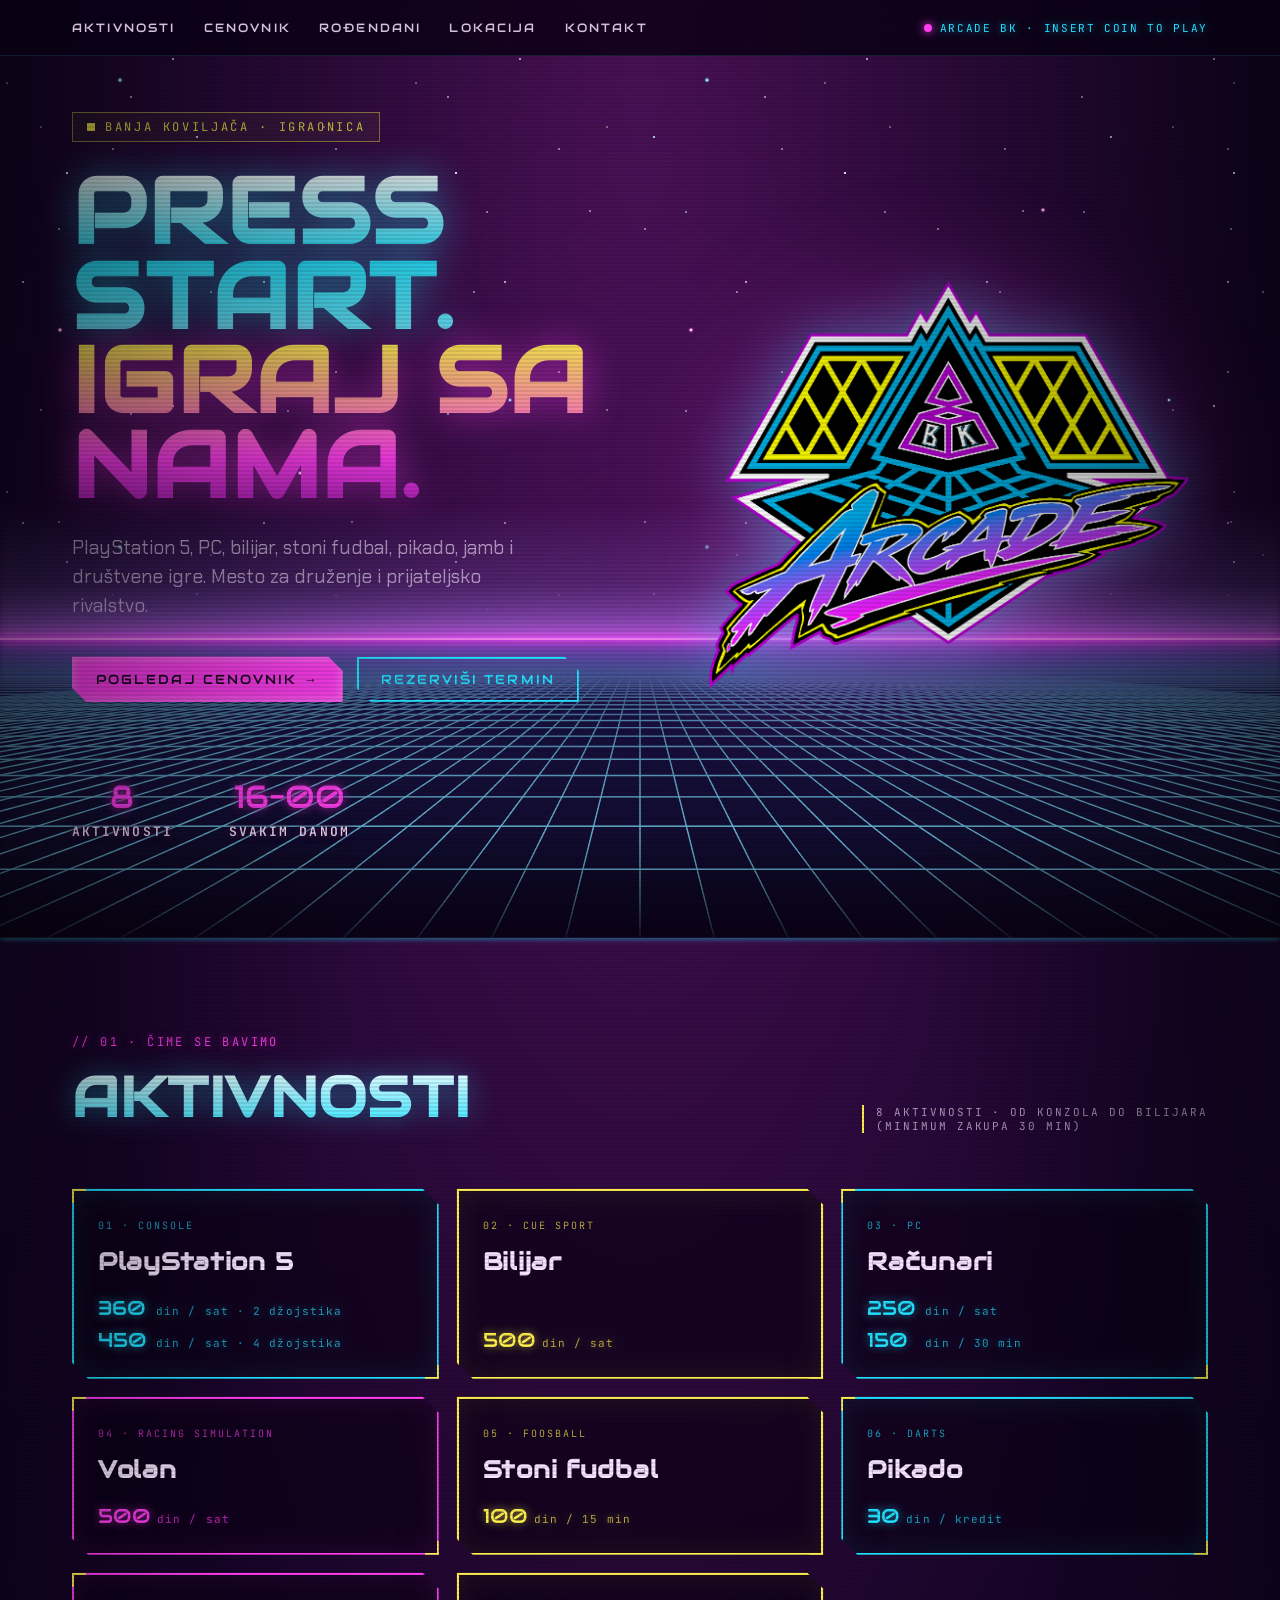
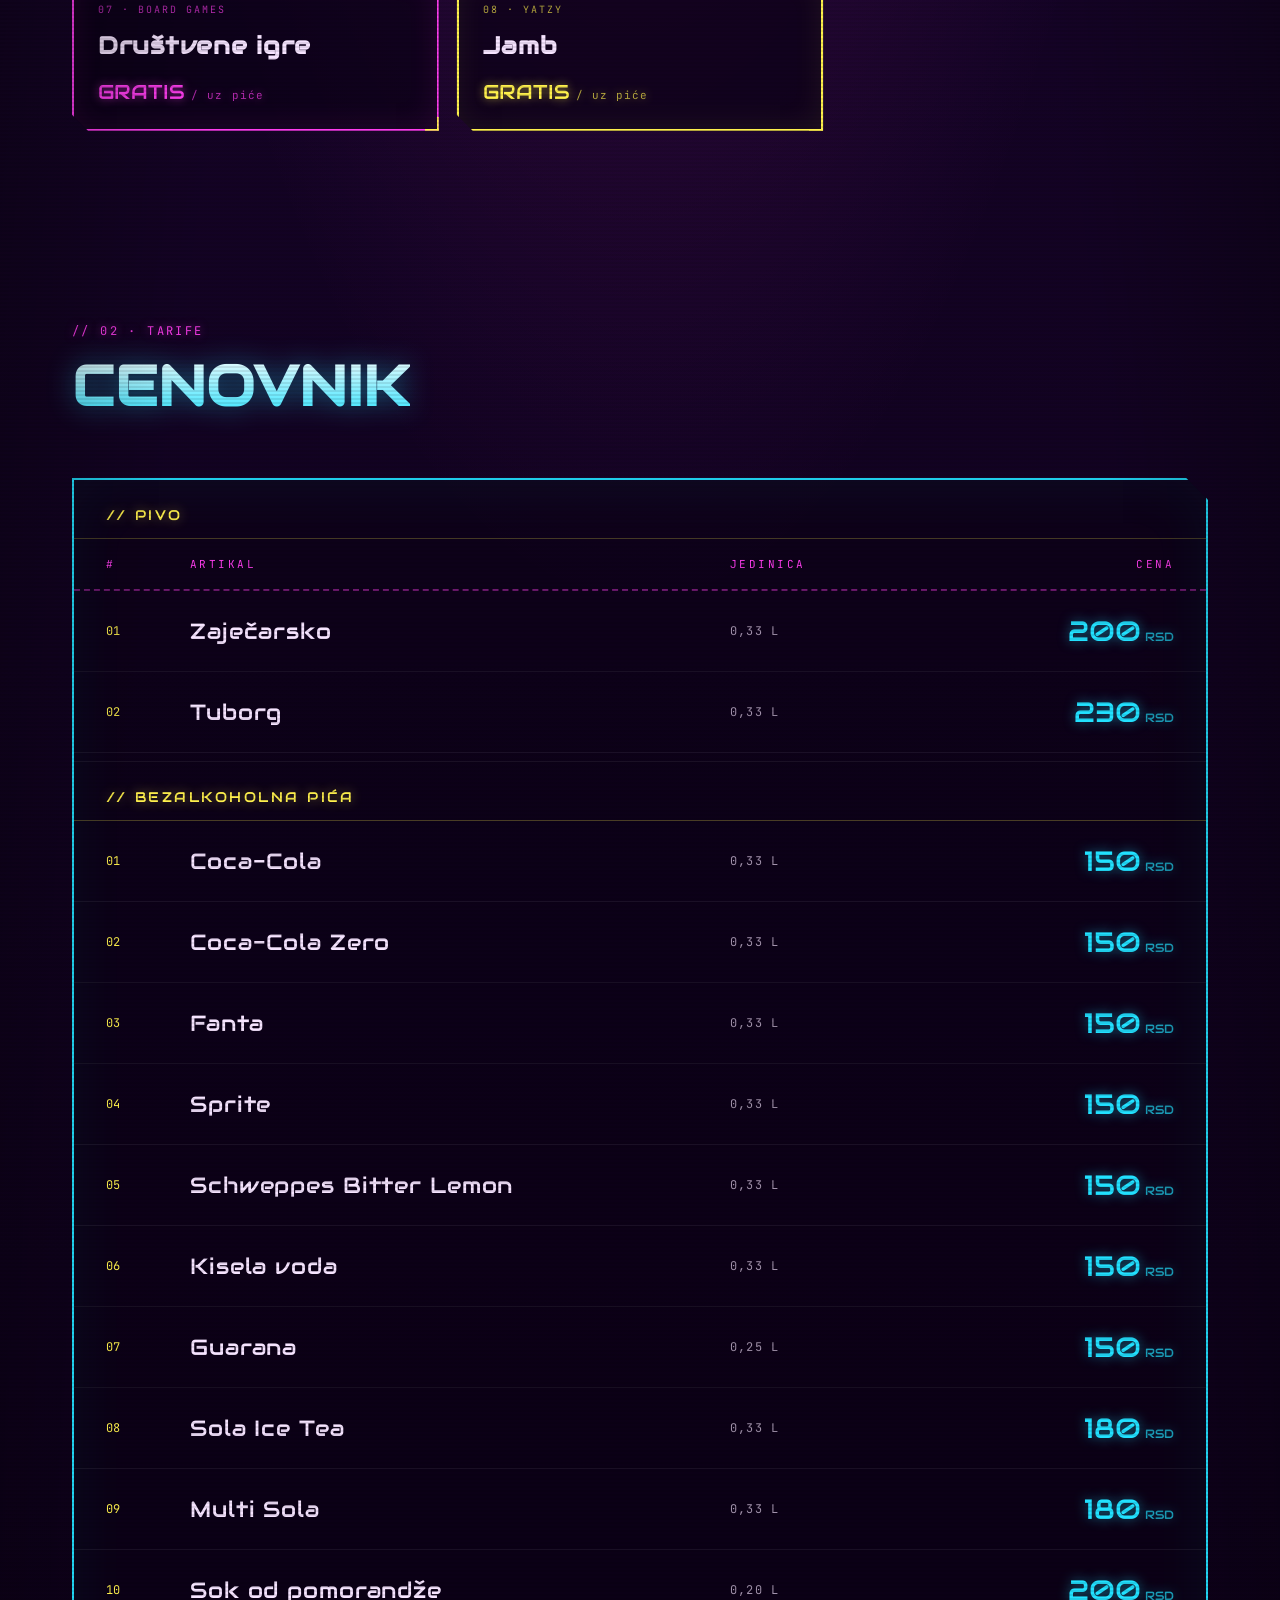
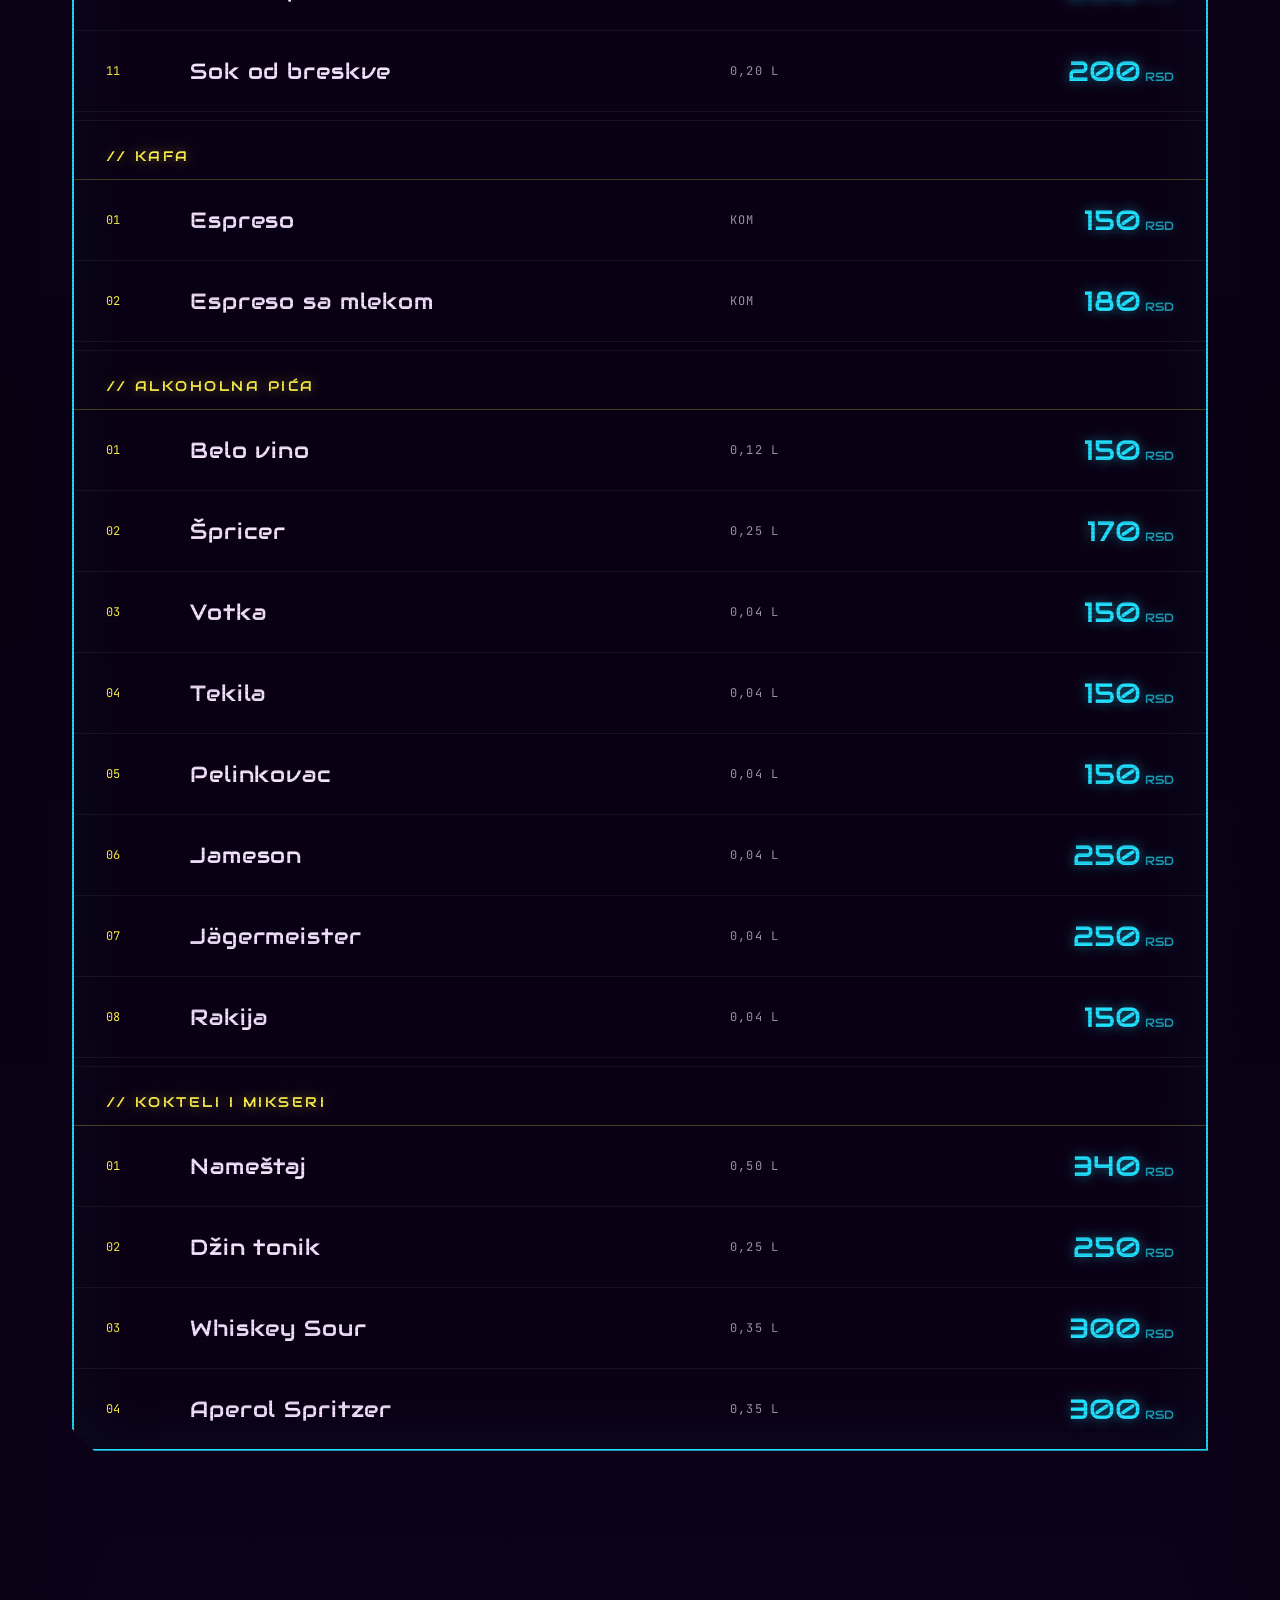
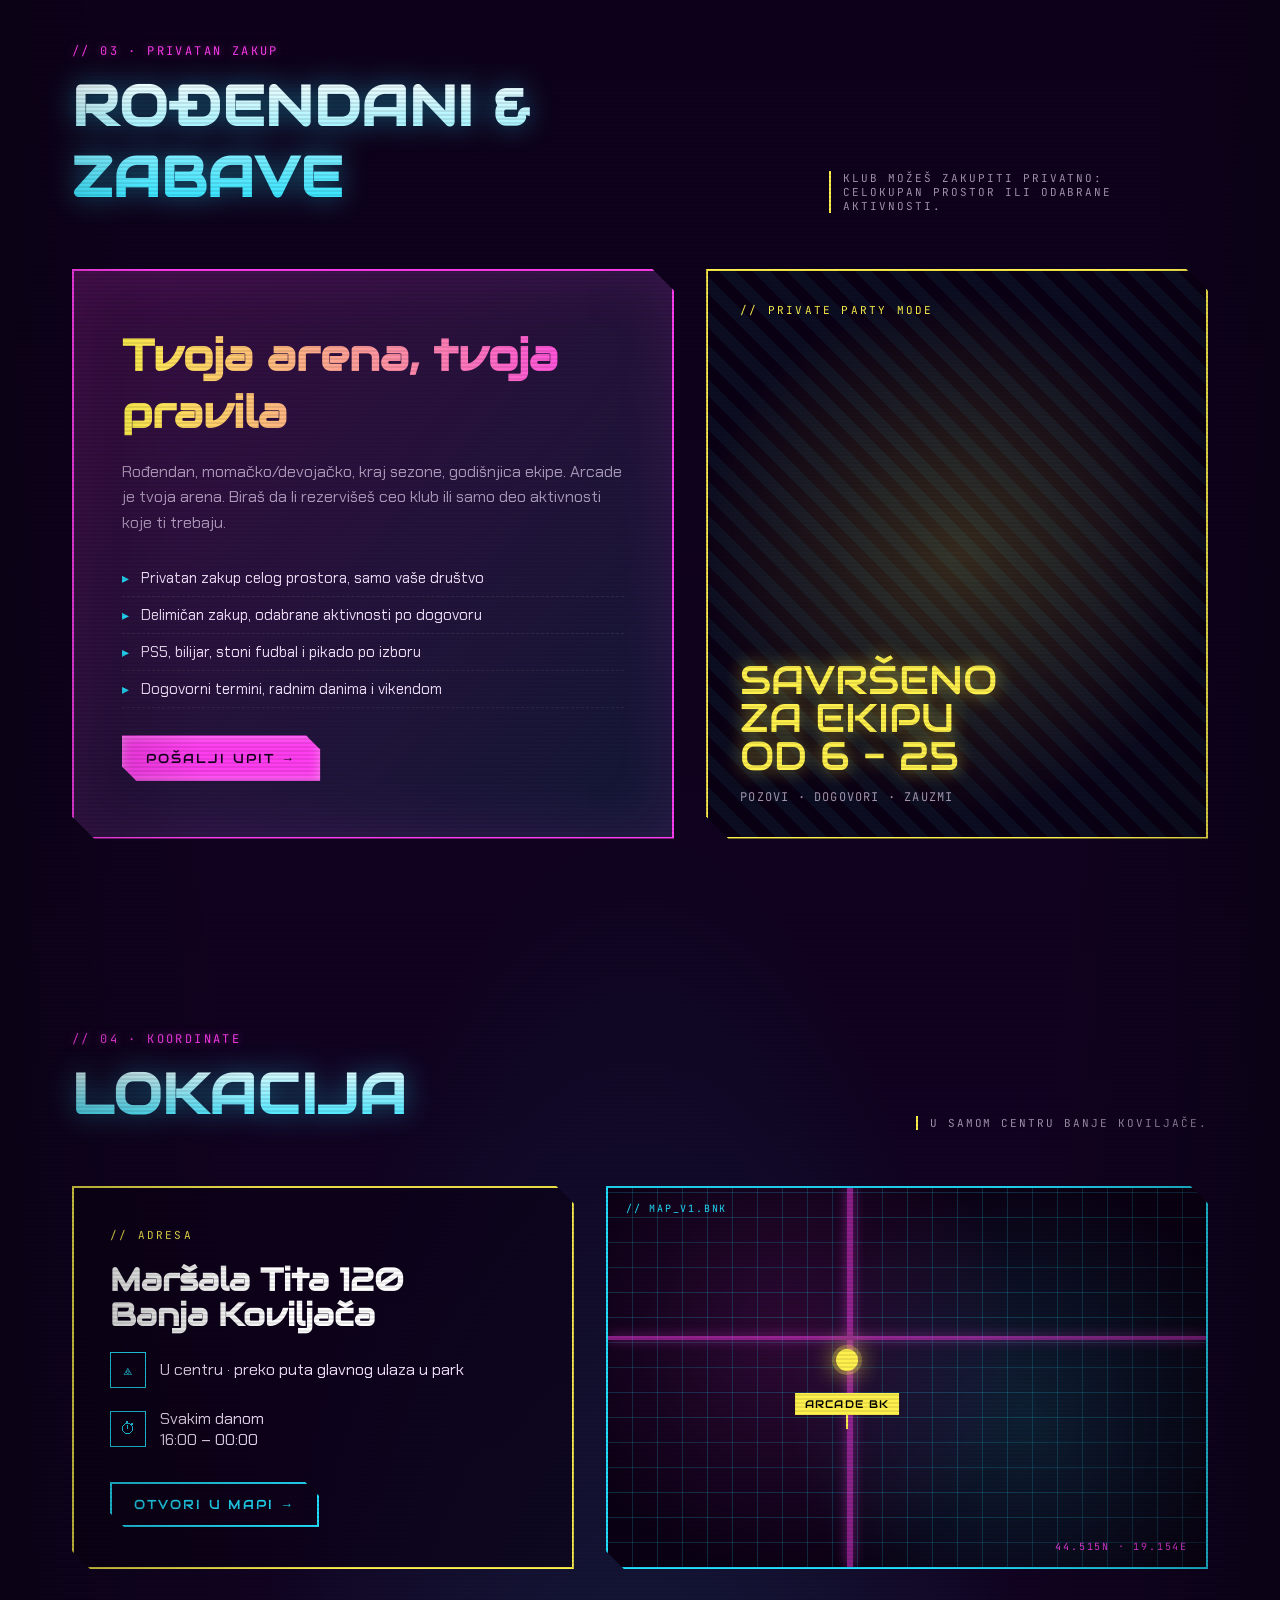
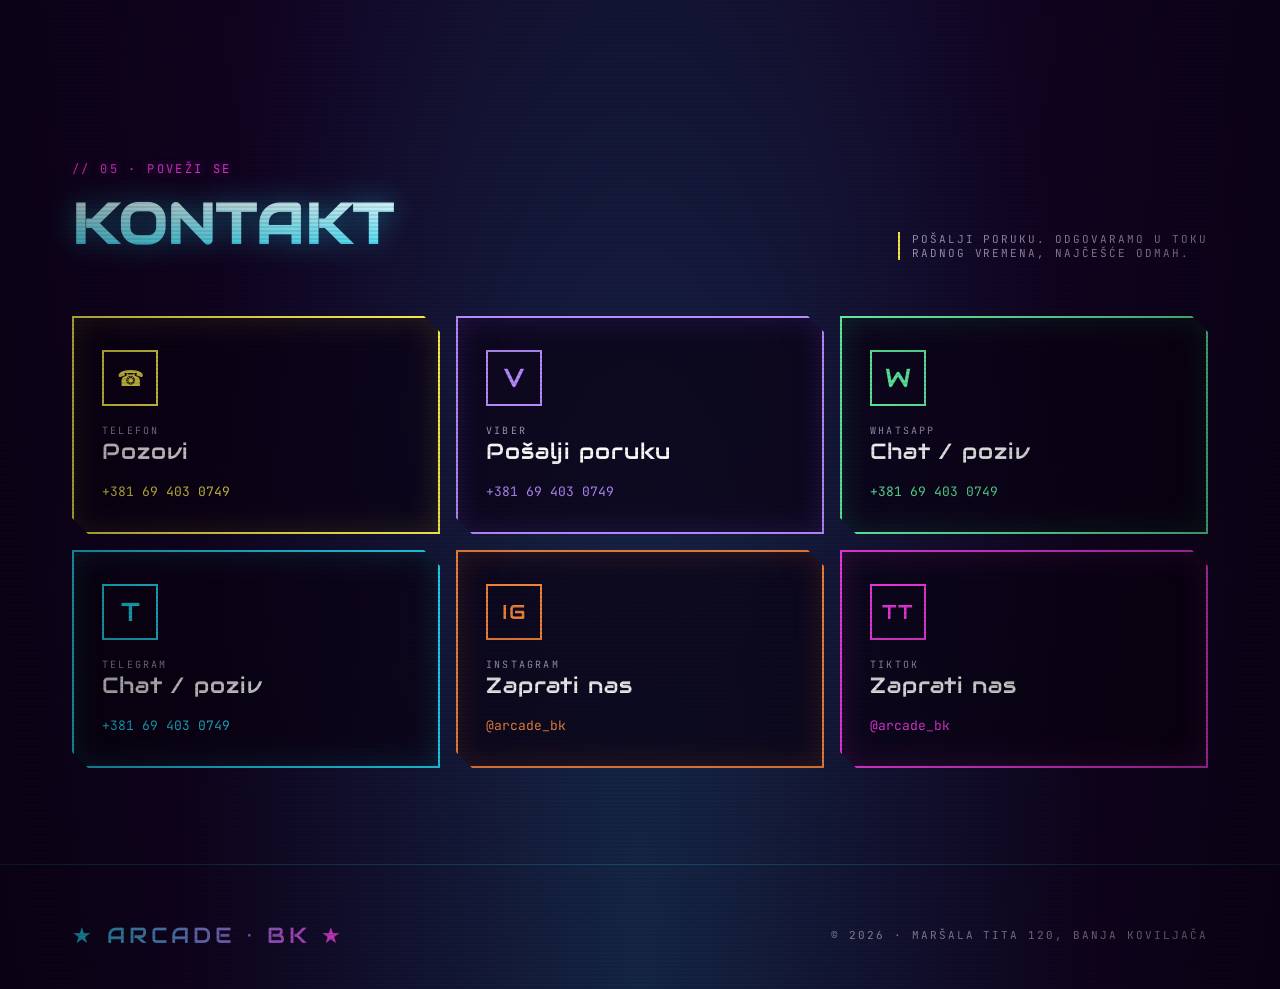
<file: index.html>
<!doctype html>
<html lang="sr">
<head>
    <meta charset="utf-8">
    <title>Arcade BK · Klub i igraonica · Banja Koviljača</title>
    <meta name="viewport" content="width=device-width,initial-scale=1">
    <meta name="description" content="Arcade BK, klub i igraonica u Banji Koviljači. PlayStation 5, PC, bilijar, stoni fudbal, pikado, jamb i društvene igre. Maršala Tita 120.">
    <link rel="canonical" href="https://arcadebk.rs/">
    <link rel="icon" type="image/png" href="assets/logo.png">
    <meta property="og:type" content="website">
    <meta property="og:locale" content="sr_RS">
    <meta property="og:site_name" content="Arcade BK">
    <meta property="og:url" content="https://arcadebk.rs/">
    <meta property="og:title" content="Arcade BK · Klub i igraonica · Banja Koviljača">
    <meta property="og:description" content="Arcade BK, klub i igraonica u Banji Koviljači. PlayStation 5, PC, bilijar, stoni fudbal, pikado, jamb i društvene igre. Maršala Tita 120.">
    <meta property="og:image" content="https://arcadebk.rs/assets/og-preview.jpg">
    <meta property="og:image:width" content="1200">
    <meta property="og:image:height" content="630">
    <meta property="og:image:alt" content="Arcade BK logo na retrowave pozadini">
    <meta name="twitter:card" content="summary_large_image">
    <script type="application/ld+json">
    {
        "@context": "https://schema.org",
        "@type": "EntertainmentBusiness",
        "@id": "https://arcadebk.rs/#business",
        "name": "Arcade BK",
        "description": "Klub i igraonica u Banji Koviljači sa PlayStation 5 i PC računarima, bilijarom, stonim fudbalom, pikadom, jambom i društvenim igrama.",
        "url": "https://arcadebk.rs/",
        "logo": "https://arcadebk.rs/assets/logo.png",
        "image": "https://arcadebk.rs/assets/logo.png",
        "telephone": "+381694030749",
        "currenciesAccepted": "RSD",
        "address": {
            "@type": "PostalAddress",
            "streetAddress": "Maršala Tita 120",
            "addressLocality": "Banja Koviljača",
            "addressCountry": "RS"
        },
        "openingHoursSpecification": {
            "@type": "OpeningHoursSpecification",
            "dayOfWeek": [
                "Monday",
                "Tuesday",
                "Wednesday",
                "Thursday",
                "Friday",
                "Saturday",
                "Sunday"
            ],
            "opens": "16:00",
            "closes": "00:00"
        },
        "hasMap": "https://maps.google.com/?q=Maršala+Tita+120,+Banja+Koviljača,+Srbija",
        "sameAs": [
            "https://www.instagram.com/arcade_bk/",
            "https://www.tiktok.com/@arcade_bk"
        ]
    }
    </script>
    <link rel="preconnect" href="https://fonts.googleapis.com">
    <link rel="preconnect" href="https://fonts.gstatic.com" crossorigin>
    <link href="https://fonts.googleapis.com/css2?family=Audiowide&family=Chakra+Petch:wght@400;500;600;700&family=JetBrains+Mono:wght@400;500;600&display=swap" rel="stylesheet">
    <link rel="stylesheet" href="styles.css">
</head>
<body>

<div class="topbar">
    <nav class="nav">
        <a href="#event" class="nav-event" data-event-link>Turnir</a><!-- EVENT link: obrisi zajedno sa event sekcijom -->
        <a href="#aktivnosti">Aktivnosti</a>
        <a href="#cenovnik">Cenovnik</a>
        <a href="#rodjendani">Rođendani</a>
        <a href="#lokacija">Lokacija</a>
        <a href="#kontakt">Kontakt</a>
    </nav>
    <div class="ticker"><span class="dot"></span>ARCADE BK · INSERT COIN TO PLAY</div>
</div>

<!-- HERO -->
<section class="hero">
    <div class="hero-grid"></div>

    <div class="hero-copy">
        <div class="eyebrow"><span class="blink"></span>Banja Koviljača · Igraonica</div>
        <h1 class="hero-title">
            <span class="l1">Press start.</span>
            <span class="l2">Igraj sa nama.</span>
        </h1>
        <p class="hero-sub">
            PlayStation 5, PC, bilijar, stoni fudbal, pikado, jamb i društvene igre. Mesto za druženje i prijateljsko rivalstvo.
        </p>
        <div class="cta-row">
            <a href="#cenovnik" class="btn btn-primary">Pogledaj cenovnik →</a>
            <a href="#kontakt" class="btn btn-ghost">Rezerviši termin</a>
        </div>
        <div class="hero-stats">
            <div>
                <div class="stat-num">8</div>
                <div class="stat-lbl">Aktivnosti</div>
            </div>
            <div>
                <div class="stat-num">16–00</div>
                <div class="stat-lbl">Svakim danom</div>
            </div>
        </div>
    </div>

    <div class="hero-logo-wrap">
        <img src="assets/logo.png" alt="Arcade BK">
    </div>
</section>

<!-- ===================== EVENT START =====================
     Promo blok za trenutni event. Kada se event zavrsi, sekcija se
     sama sakrije (data-end). Za potpuno uklanjanje obrisi sve izmedju
     EVENT START i EVENT END. Za novi event: zameni poster u
     assets/events/, tekstove i datume (data-start / data-end).
     ======================================================= -->
<section class="section event" id="event"
         data-start="2026-10-24T19:00:00+02:00"
         data-end="2026-10-25T03:00:00+02:00">
    <a class="event-poster" href="assets/events/ufc6-poster.jpg" target="_blank" rel="noopener">
        <img src="assets/events/ufc6-poster.jpg" alt="Poster: EA Sports UFC 6 turnir u Arcade BK, 24. oktobar u 19h" width="1080" height="1350" loading="lazy">
        <span class="event-poster-hint">Ceo poster ↗</span>
    </a>

    <div class="event-body">
        <div class="event-eyebrow"><span class="live-dot"></span>Event · Prijave otvorene</div>
        <h2 class="event-title">UFC 6 <span>Turnir</span></h2>
        <p class="event-sub">PlayStation 5 turnir. Uđi u oktagon — <strong>samo jedan</strong> izlazi kao šampion.</p>

        <div class="event-facts">
            <div class="fact cyan">
                <div class="fact-lbl">Datum</div>
                <div class="fact-val">24. oktobar</div>
                <div class="fact-note">Početak 19:00h</div>
            </div>
            <div class="fact magenta">
                <div class="fact-lbl">Prijave do</div>
                <div class="fact-val">22. oktobra</div>
                <div class="fact-note">u lokalu</div>
            </div>
            <div class="fact yellow">
                <div class="fact-lbl">Kotizacija</div>
                <div class="fact-val">1.000 RSD</div>
                <div class="fact-note">po igraču</div>
            </div>
        </div>

        <div class="event-prizes">
            <div><span class="place">1.</span> 10.000 RSD</div>
            <div><span class="place">2.</span> 20h igranja</div>
            <div><span class="place">3.</span> 10h igranja</div>
        </div>

        <div class="event-countdown" data-countdown aria-live="off"></div>

        <div class="cta-row">
            <a href="#kontakt" class="btn btn-primary">Prijavi se →</a>
            <span class="event-tag">Broj mesta ograničen!</span>
        </div>
    </div>
</section>
<!-- ====================== EVENT END ====================== -->

<!-- AKTIVNOSTI -->
<section class="section" id="aktivnosti">
    <div class="section-head">
        <div>
            <div class="section-num">// 01 · ČIME SE BAVIMO</div>
            <h2 class="section-title">Aktivnosti</h2>
        </div>
        <div class="section-tag">
            8 aktivnosti · od konzola do bilijara<br>(minimum zakupa 30 min)
        </div>
    </div>

    <div class="activities">
        <div class="act-card cyan span-4">
            <span class="cor cor-tl"></span><span class="cor cor-br"></span>
            <div>
                <div class="badge">01 · Console</div>
                <h3>PlayStation 5</h3>
            </div>
            <div class="price price-options">
                <div><span class="amount">360</span><span class="cur">din / sat · 2 džojstika</span></div>
                <div class="alt"><span class="amount">450</span><span class="cur">din / sat · 4 džojstika</span></div>
            </div>
        </div>

        <div class="act-card yellow span-4">
            <span class="cor cor-tl"></span><span class="cor cor-br"></span>
            <div>
                <div class="badge">02 · Cue sport</div>
                <h3>Bilijar</h3>
            </div>
            <div class="price"><span>500</span><span class="cur">din / sat</span></div>
        </div>

        <div class="act-card cyan span-4">
            <span class="cor cor-tl"></span><span class="cor cor-br"></span>
            <div>
                <div class="badge">03 · PC</div>
                <h3>Računari</h3>
            </div>
            <div class="price price-options">
                <div><span class="amount">250</span><span class="cur">din / sat</span></div>
                <div class="alt"><span class="amount">150</span><span class="cur">din / 30 min</span></div>
            </div>
        </div>

        <div class="act-card magenta span-4">
            <span class="cor cor-tl"></span><span class="cor cor-br"></span>
            <div>
                <div class="badge">04 · Racing simulation</div>
                <h3>Volan</h3>
            </div>
            <div class="price"><span>500</span><span class="cur">din / sat</span></div>
        </div>

        <div class="act-card yellow span-4">
            <span class="cor cor-tl"></span><span class="cor cor-br"></span>
            <div>
                <div class="badge">05 · Foosball</div>
                <h3>Stoni fudbal</h3>
            </div>
            <div class="price"><span>100</span><span class="cur">din / 15 min</span></div>
        </div>

        <div class="act-card cyan span-4">
            <span class="cor cor-tl"></span><span class="cor cor-br"></span>
            <div>
                <div class="badge">06 · Darts</div>
                <h3>Pikado</h3>
            </div>
            <div class="price"><span>30</span><span class="cur">din / kredit</span></div>
        </div>

        <div class="act-card magenta span-4">
            <span class="cor cor-tl"></span><span class="cor cor-br"></span>
            <div>
                <div class="badge">07 · Board games</div>
                <h3>Društvene igre</h3>
            </div>
            <div class="price"><span>GRATIS</span><span class="cur">/ uz piće</span></div>
        </div>

        <div class="act-card yellow span-4">
            <span class="cor cor-tl"></span><span class="cor cor-br"></span>
            <div>
                <div class="badge">08 · Yatzy</div>
                <h3>Jamb</h3>
            </div>
            <div class="price"><span>GRATIS</span><span class="cur">/ uz piće</span></div>
        </div>
    </div>
</section>

<!-- CENOVNIK -->
<section class="section" id="cenovnik">
    <div class="section-head">
        <div>
            <div class="section-num">// 02 · TARIFE</div>
            <h2 class="section-title">Cenovnik</h2>
        </div>
    </div>

    <div class="pricelist">
        <div class="pl-group">// PIVO</div>
        <div class="pl-header">
            <div>#</div>
            <div>Artikal</div>
            <div>Jedinica</div>
            <div style="text-align:right">Cena</div>
        </div>
        <div class="pl-row">
            <div class="pl-id">01</div>
            <div class="pl-name">Zaječarsko</div>
            <div class="pl-meta">0,33 l</div>
            <div class="pl-price">200<span class="cur">RSD</span></div>
        </div>
        <div class="pl-row">
            <div class="pl-id">02</div>
            <div class="pl-name">Tuborg</div>
            <div class="pl-meta">0,33 l</div>
            <div class="pl-price">230<span class="cur">RSD</span></div>
        </div>

        <div class="pl-group">// BEZALKOHOLNA PIĆA</div>
        <div class="pl-row">
            <div class="pl-id">01</div>
            <div class="pl-name">Coca-Cola</div>
            <div class="pl-meta">0,33 l</div>
            <div class="pl-price">150<span class="cur">RSD</span></div>
        </div>
        <div class="pl-row">
            <div class="pl-id">02</div>
            <div class="pl-name">Coca-Cola Zero</div>
            <div class="pl-meta">0,33 l</div>
            <div class="pl-price">150<span class="cur">RSD</span></div>
        </div>
        <div class="pl-row">
            <div class="pl-id">03</div>
            <div class="pl-name">Fanta</div>
            <div class="pl-meta">0,33 l</div>
            <div class="pl-price">150<span class="cur">RSD</span></div>
        </div>
        <div class="pl-row">
            <div class="pl-id">04</div>
            <div class="pl-name">Sprite</div>
            <div class="pl-meta">0,33 l</div>
            <div class="pl-price">150<span class="cur">RSD</span></div>
        </div>
        <div class="pl-row">
            <div class="pl-id">05</div>
            <div class="pl-name">Schweppes Bitter Lemon</div>
            <div class="pl-meta">0,33 l</div>
            <div class="pl-price">150<span class="cur">RSD</span></div>
        </div>
        <div class="pl-row">
            <div class="pl-id">06</div>
            <div class="pl-name">Kisela voda</div>
            <div class="pl-meta">0,33 l</div>
            <div class="pl-price">150<span class="cur">RSD</span></div>
        </div>
        <div class="pl-row">
            <div class="pl-id">07</div>
            <div class="pl-name">Guarana</div>
            <div class="pl-meta">0,25 l</div>
            <div class="pl-price">150<span class="cur">RSD</span></div>
        </div>
        <div class="pl-row">
            <div class="pl-id">08</div>
            <div class="pl-name">Sola Ice Tea</div>
            <div class="pl-meta">0,33 l</div>
            <div class="pl-price">180<span class="cur">RSD</span></div>
        </div>
        <div class="pl-row">
            <div class="pl-id">09</div>
            <div class="pl-name">Multi Sola</div>
            <div class="pl-meta">0,33 l</div>
            <div class="pl-price">180<span class="cur">RSD</span></div>
        </div>
        <div class="pl-row">
            <div class="pl-id">10</div>
            <div class="pl-name">Sok od pomorandže</div>
            <div class="pl-meta">0,20 l</div>
            <div class="pl-price">200<span class="cur">RSD</span></div>
        </div>
        <div class="pl-row">
            <div class="pl-id">11</div>
            <div class="pl-name">Sok od breskve</div>
            <div class="pl-meta">0,20 l</div>
            <div class="pl-price">200<span class="cur">RSD</span></div>
        </div>

        <div class="pl-group">// KAFA</div>
        <div class="pl-row">
            <div class="pl-id">01</div>
            <div class="pl-name">Espreso</div>
            <div class="pl-meta">kom</div>
            <div class="pl-price">150<span class="cur">RSD</span></div>
        </div>
        <div class="pl-row">
            <div class="pl-id">02</div>
            <div class="pl-name">Espreso sa mlekom</div>
            <div class="pl-meta">kom</div>
            <div class="pl-price">180<span class="cur">RSD</span></div>
        </div>

        <div class="pl-group">// ALKOHOLNA PIĆA</div>
        <div class="pl-row">
            <div class="pl-id">01</div>
            <div class="pl-name">Belo vino</div>
            <div class="pl-meta">0,12 l</div>
            <div class="pl-price">150<span class="cur">RSD</span></div>
        </div>
        <div class="pl-row">
            <div class="pl-id">02</div>
            <div class="pl-name">Špricer</div>
            <div class="pl-meta">0,25 l</div>
            <div class="pl-price">170<span class="cur">RSD</span></div>
        </div>
        <div class="pl-row">
            <div class="pl-id">03</div>
            <div class="pl-name">Votka</div>
            <div class="pl-meta">0,04 l</div>
            <div class="pl-price">150<span class="cur">RSD</span></div>
        </div>
        <div class="pl-row">
            <div class="pl-id">04</div>
            <div class="pl-name">Tekila</div>
            <div class="pl-meta">0,04 l</div>
            <div class="pl-price">150<span class="cur">RSD</span></div>
        </div>
        <div class="pl-row">
            <div class="pl-id">05</div>
            <div class="pl-name">Pelinkovac</div>
            <div class="pl-meta">0,04 l</div>
            <div class="pl-price">150<span class="cur">RSD</span></div>
        </div>
        <div class="pl-row">
            <div class="pl-id">06</div>
            <div class="pl-name">Jameson</div>
            <div class="pl-meta">0,04 l</div>
            <div class="pl-price">250<span class="cur">RSD</span></div>
        </div>
        <div class="pl-row">
            <div class="pl-id">07</div>
            <div class="pl-name">Jägermeister</div>
            <div class="pl-meta">0,04 l</div>
            <div class="pl-price">250<span class="cur">RSD</span></div>
        </div>
        <div class="pl-row">
            <div class="pl-id">08</div>
            <div class="pl-name">Rakija</div>
            <div class="pl-meta">0,04 l</div>
            <div class="pl-price">150<span class="cur">RSD</span></div>
        </div>

        <div class="pl-group">// KOKTELI I MIKSERI</div>
        <div class="pl-row">
            <div class="pl-id">01</div>
            <div class="pl-name">Nameštaj</div>
            <div class="pl-meta">0,50 l</div>
            <div class="pl-price">340<span class="cur">RSD</span></div>
        </div>
        <div class="pl-row">
            <div class="pl-id">02</div>
            <div class="pl-name">Džin tonik</div>
            <div class="pl-meta">0,25 l</div>
            <div class="pl-price">250<span class="cur">RSD</span></div>
        </div>
        <div class="pl-row">
            <div class="pl-id">03</div>
            <div class="pl-name">Whiskey Sour</div>
            <div class="pl-meta">0,35 l</div>
            <div class="pl-price">300<span class="cur">RSD</span></div>
        </div>
        <div class="pl-row">
            <div class="pl-id">04</div>
            <div class="pl-name">Aperol Spritzer</div>
            <div class="pl-meta">0,35 l</div>
            <div class="pl-price">300<span class="cur">RSD</span></div>
        </div>
    </div>
</section>

<!-- ROĐENDANI -->
<section class="section" id="rodjendani">
    <div class="section-head">
        <div>
            <div class="section-num">// 03 · PRIVATAN ZAKUP</div>
            <h2 class="section-title">Rođendani &amp; zabave</h2>
        </div>
        <div class="section-tag">
            Klub možeš zakupiti privatno:<br>celokupan prostor ili odabrane aktivnosti.
        </div>
    </div>

    <div class="bday">
        <div class="bday-card">
            <h3>Tvoja arena, tvoja pravila</h3>
            <p>
                Rođendan, momačko/devojačko, kraj sezone, godišnjica ekipe. Arcade je tvoja arena. Biraš da li rezervišeš ceo klub ili samo deo aktivnosti koje ti trebaju.
            </p>
            <ul>
                <li>Privatan zakup celog prostora, samo vaše društvo</li>
                <li>Delimičan zakup, odabrane aktivnosti po dogovoru</li>
                <li>PS5, bilijar, stoni fudbal i pikado po izboru</li>
                <li>Dogovorni termini, radnim danima i vikendom</li>
            </ul>
            <a href="#kontakt" class="btn btn-primary">Pošalji upit →</a>
        </div>
        <div class="bday-side">
            <div class="bday-poster">
                <div>
                    <div class="label">// PRIVATE PARTY MODE</div>
                </div>
                <div>
                    <div class="big">SAVRŠENO<br>ZA EKIPU<br>OD 6 - 25</div>
                    <div class="small" style="margin-top: 14px;">POZOVI · DOGOVORI · ZAUZMI</div>
                </div>
            </div>
        </div>
    </div>
</section>

<!-- LOKACIJA -->
<section class="section" id="lokacija">
    <div class="section-head">
        <div>
            <div class="section-num">// 04 · KOORDINATE</div>
            <h2 class="section-title">Lokacija</h2>
        </div>
        <div class="section-tag">
            U samom centru Banje Koviljače.
        </div>
    </div>

    <div class="map-wrap">
        <div class="addr-card">
            <div class="label">// ADRESA</div>
            <h3 class="big">Maršala Tita 120<br>Banja Koviljača</h3>
            <div class="row">
                <span class="ico">⟁</span>
                <span>U centru · preko puta glavnog ulaza u park</span>
            </div>
            <div class="row">
                <span class="ico">⏱</span>
                <span>Svakim danom<br>16:00 – 00:00</span>
            </div>
            <a class="btn btn-ghost" href="https://maps.google.com/?q=Maršala+Tita+120,+Banja+Koviljača,+Srbija" target="_blank" rel="noopener noreferrer" style="margin-top: 12px; align-self: flex-start;">Otvori u mapi →</a>
        </div>

        <div class="map-frame">
            <div class="grid-bg"></div>
            <div class="roads"></div>
            <div class="pin">
                <div class="dot"></div>
                <div class="lbl">ARCADE BK</div>
            </div>
            <div class="corner tl">// MAP_v1.bnk</div>
            <div class="corner br">44.515N · 19.154E</div>
        </div>
    </div>
</section>

<!-- KONTAKT -->
<section class="section" id="kontakt">
    <div class="section-head">
        <div>
            <div class="section-num">// 05 · POVEŽI SE</div>
            <h2 class="section-title">Kontakt</h2>
        </div>
        <div class="section-tag">
            Pošalji poruku. Odgovaramo u toku<br>radnog vremena, najčešće odmah.
        </div>
    </div>

    <div class="contact-grid">
        <a class="ct-card tel" href="tel:+381694030749">
            <div class="ico">☎</div>
            <div>
                <div class="label">Telefon</div>
                <div class="name">Pozovi</div>
            </div>
            <div class="handle">+381 69 403 0749</div>
        </a>
        <a class="ct-card viber" href="viber://chat?number=%2B381694030749">
            <div class="ico">V</div>
            <div>
                <div class="label">Viber</div>
                <div class="name">Pošalji poruku</div>
            </div>
            <div class="handle">+381 69 403 0749</div>
        </a>
        <a class="ct-card wapp" href="https://wa.me/381694030749" target="_blank" rel="noopener noreferrer">
            <div class="ico">W</div>
            <div>
                <div class="label">WhatsApp</div>
                <div class="name">Chat / poziv</div>
            </div>
            <div class="handle">+381 69 403 0749</div>
        </a>
        <a class="ct-card tg" href="https://t.me/+381694030749" target="_blank" rel="noopener noreferrer">
            <div class="ico">T</div>
            <div>
                <div class="label">Telegram</div>
                <div class="name">Chat / poziv</div>
            </div>
            <div class="handle">+381 69 403 0749</div>
        </a>
        <a class="ct-card ig" href="https://www.instagram.com/arcade_bk/" target="_blank" rel="noopener noreferrer">
            <div class="ico">IG</div>
            <div>
                <div class="label">Instagram</div>
                <div class="name">Zaprati nas</div>
            </div>
            <div class="handle">@arcade_bk</div>
        </a>
        <a class="ct-card tiktok" href="https://www.tiktok.com/@arcade_bk" target="_blank" rel="noopener noreferrer">
            <div class="ico">TT</div>
            <div>
                <div class="label">TikTok</div>
                <div class="name">Zaprati nas</div>
            </div>
            <div class="handle">@arcade_bk</div>
        </a>
    </div>
</section>

<!-- FOOTER -->
<footer class="footer">
    <div class="arcade">★ ARCADE · BK ★</div>
    <div>© 2026 · Maršala Tita 120, Banja Koviljača</div>
</footer>

<script>
/* Event: odbrojavanje do pocetka, automatsko sakrivanje posle kraja,
   i skok na #event za nove posetioce dok je event aktivan */
document.querySelectorAll('.event[data-end]').forEach(function (ev) {
    var start = new Date(ev.dataset.start).getTime();
    var end = new Date(ev.dataset.end).getTime();
    var out = ev.querySelector('[data-countdown]');
    function pad(n) { return String(n).padStart(2, '0'); }
    function hide() {
        ev.remove();
        document.querySelectorAll('[data-event-link]').forEach(function (a) { a.remove(); });
    }
    if (Date.now() >= end) { hide(); return; }

    // Novi posetilac (jednom po eventu, samo ako link ne vodi na drugu sekciju)
    var seenKey = 'arcadebk-event-seen:' + ev.dataset.start;
    var seen = false;
    try { seen = localStorage.getItem(seenKey) === '1'; localStorage.setItem(seenKey, '1'); } catch (e) {}
    if (!seen && !location.hash) {
        setTimeout(function () { ev.scrollIntoView({ block: 'start' }); }, 500);
    }

    function tick() {
        var now = Date.now();
        if (now >= end) { hide(); return; }
        if (!out) return;
        if (now >= start) { out.innerHTML = '<b>U toku!</b> Dođi da navijaš.'; return; }
        var s = Math.floor((start - now) / 1000);
        var d = Math.floor(s / 86400), h = Math.floor(s % 86400 / 3600), m = Math.floor(s % 3600 / 60);
        out.innerHTML = 'Do početka: <b>' + d + '</b>d <b>' + pad(h) + '</b>h <b>' + pad(m) + '</b>m';
        setTimeout(tick, 30000);
    }
    tick();
});
</script>

</body>
</html>
</file>
<file: styles.css>
* { box-sizing: border-box; }
html, body { margin: 0; padding: 0; }
html { scroll-behavior: smooth; }
body {
    font-family: 'Chakra Petch', 'Rajdhani', system-ui, sans-serif;
    color: var(--ink);
    background: var(--purple-deep);
    position: relative;
    overflow-x: hidden;
    min-height: 100vh;
}
img { max-width: 100%; display: block; }
a { color: inherit; }

/* V1 - Full Retrowave CRT */
:root {
    color-scheme: dark;
    --cyan: #22e1ff;
    --magenta: #ff3df0;
    --yellow: #fff14d;
    --purple-deep: #0a0014;
    --purple-mid: #1c0533;
    --purple-glow: #2d0860;
    --ink: #f6e4ff;
    --ink-dim: rgba(246,228,255,0.65);
}

.display { font-family: 'Audiowide', 'Chakra Petch', sans-serif; letter-spacing: 0.04em; }
.mono { font-family: 'JetBrains Mono', 'IBM Plex Mono', ui-monospace, monospace; }

/* Page-wide neon backdrop: gradient sun + perspective grid */
body::before {
    content: '';
    position: absolute; inset: 0;
    background:
            radial-gradient(ellipse 80% 50% at 50% 0%, rgba(255,61,240,0.25), transparent 60%),
            radial-gradient(ellipse 60% 40% at 50% 100%, rgba(34,225,255,0.18), transparent 60%),
            linear-gradient(180deg, #1c0533 0%, #0a0014 50%, #15042a 100%);
    pointer-events: none;
    z-index: 0;
}

/* CRT scanlines overlay */
body::after {
    content: '';
    position: absolute; inset: 0;
    background:
            repeating-linear-gradient(180deg, rgba(0,0,0,0) 0px, rgba(0,0,0,0) 2px, rgba(0,0,0,0.18) 3px, rgba(0,0,0,0) 4px),
            radial-gradient(ellipse at center, transparent 60%, rgba(0,0,0,0.55) 100%);
    pointer-events: none;
    z-index: 50;
    mix-blend-mode: multiply;
}

body > * { position: relative; z-index: 1; }

/* ----- Hero ----- */
.hero {
    min-height: 920px;
    padding: 112px 72px 80px;
    display: grid;
    grid-template-columns: 1.1fr 1fr;
    gap: 48px;
    align-items: center;
    position: relative;
}
/* Starfield in the hero sky */
.hero::before,
.hero::after {
    content: '';
    position: absolute; inset: 0 0 300px 0;
    mask: linear-gradient(180deg, black 0%, black 75%, transparent 100%);
    pointer-events: none;
    z-index: -1;
}
/* Dense field of small stars (tile sizes are primes so the pattern doesn't visibly repeat) */
.hero::before {
    background-image:
            radial-gradient(1px 1px at 23px 41px, #fff 60%, transparent),
            radial-gradient(1px 1px at 131px 97px, rgba(255,255,255,0.8) 60%, transparent),
            radial-gradient(1.5px 1.5px at 67px 173px, #fff 50%, transparent),
            radial-gradient(1px 1px at 211px 29px, rgba(255,255,255,0.7) 60%, transparent),
            radial-gradient(1px 1px at 157px 211px, rgba(255,255,255,0.8) 60%, transparent),
            radial-gradient(1px 1px at 89px 13px, rgba(200,240,255,0.8) 60%, transparent),
            radial-gradient(1px 1px at 41px 127px, rgba(255,255,255,0.6) 60%, transparent),
            radial-gradient(1.5px 1.5px at 173px 59px, rgba(255,210,255,0.9) 50%, transparent),
            radial-gradient(1px 1px at 113px 149px, rgba(255,255,255,0.7) 60%, transparent),
            radial-gradient(1px 1px at 7px 83px, rgba(255,255,255,0.6) 60%, transparent),
            radial-gradient(1.5px 1.5px at 197px 137px, rgba(200,240,255,0.9) 50%, transparent),
            radial-gradient(1px 1px at 59px 229px, rgba(255,255,255,0.7) 60%, transparent);
    background-size:
            241px 241px, 317px 317px, 389px 389px, 263px 263px, 433px 433px, 199px 199px,
            283px 283px, 347px 347px, 223px 223px, 409px 409px, 457px 457px, 293px 293px;
}
/* A few larger glowing stars that twinkle */
.hero::after {
    background-image:
            radial-gradient(3px 3px at 120px 80px, #fff 30%, rgba(34,225,255,0.5) 60%, transparent),
            radial-gradient(3px 3px at 430px 210px, #fff 30%, rgba(255,61,240,0.5) 60%, transparent),
            radial-gradient(2.5px 2.5px at 300px 40px, #fff 30%, rgba(200,240,255,0.5) 60%, transparent),
            radial-gradient(3px 3px at 60px 330px, #fff 30%, rgba(255,61,240,0.5) 60%, transparent),
            radial-gradient(2.5px 2.5px at 510px 400px, #fff 30%, rgba(34,225,255,0.5) 60%, transparent);
    background-size: 587px 467px, 613px 521px, 557px 433px, 631px 487px, 659px 541px;
    animation: twinkle 4s ease-in-out infinite alternate;
}
@keyframes twinkle { from { opacity: 0.35; } to { opacity: 1; } }
@media (prefers-reduced-motion: reduce) {
    .hero::after { animation: none; }
}

/* Wallpaper-style neon floor: magenta horizon + cyan perspective grid */
.hero-grid {
    position: absolute;
    left: 0; right: 0; bottom: 0;
    height: 300px;
    border-top: 2px solid #ff4dff;
    background:
            linear-gradient(180deg, transparent 65%, rgba(10,0,20,0.9) 100%),
            url('assets/grid.svg') center / 100% 100% no-repeat,
            linear-gradient(180deg, rgba(110,20,160,0.6) 0%, rgba(22,4,50,0.92) 22%, rgba(12,2,30,0.96) 100%);
    filter: drop-shadow(0 0 3px rgba(34,225,255,0.75));
    pointer-events: none;
    z-index: -1;
}
.hero-grid::before {
    content: '';
    position: absolute;
    left: 0; right: 0; bottom: 100%;
    height: 140px;
    background: linear-gradient(0deg, rgba(255,61,240,0.45) 0%, rgba(255,61,240,0.12) 40%, transparent 100%);
}
.hero-grid::after {
    content: '';
    position: absolute;
    left: 0; right: 0; top: -2px;
    height: 2px;
    background: #ff8cff;
    box-shadow: 0 0 8px 2px #ff3df0, 0 0 24px 6px rgba(255,61,240,0.6);
}
.topbar {
    position: fixed; top: 0; left: 0; right: 0;
    display: flex; justify-content: space-between; align-items: center;
    padding: 20px 72px;
    z-index: 100;
    background: rgba(10,0,20,0.82);
    backdrop-filter: blur(12px);
    -webkit-backdrop-filter: blur(12px);
    border-bottom: 1px solid rgba(34,225,255,0.12);
}
.topbar .nav {
    display: flex; gap: 28px;
    font-family: 'Audiowide', sans-serif;
    font-size: 12px; letter-spacing: 0.18em;
    text-transform: uppercase;
}
.topbar .nav a { color: var(--ink); text-decoration: none; opacity: 0.85; }
.topbar .nav a:hover { color: var(--cyan); text-shadow: 0 0 8px var(--cyan); }
.topbar .ticker {
    font-family: 'JetBrains Mono', monospace;
    font-size: 11px;
    color: var(--cyan);
    letter-spacing: 0.15em;
    text-shadow: 0 0 8px rgba(34,225,255,0.6);
}
.topbar .ticker .dot {
    display: inline-block; width: 8px; height: 8px;
    background: #ff3df0; border-radius: 50%; margin-right: 8px;
    box-shadow: 0 0 10px #ff3df0;
}

.hero-copy { max-width: 560px; }
.eyebrow {
    display: inline-flex; align-items: center; gap: 10px;
    font-family: 'JetBrains Mono', monospace;
    font-size: 12px; letter-spacing: 0.22em; text-transform: uppercase;
    color: var(--yellow);
    border: 1px solid rgba(255,241,77,0.5);
    padding: 6px 14px;
    margin-bottom: 28px;
    background: rgba(255,241,77,0.06);
}
.eyebrow .blink { width: 8px; height: 8px; background: var(--yellow); animation: blink 1.2s steps(2) infinite; }
@keyframes blink { 50% { opacity: 0; } }

h1.hero-title {
    font-family: 'Audiowide', sans-serif;
    font-size: 92px;
    line-height: 0.92;
    letter-spacing: 0.02em;
    margin: 0 0 24px;
    text-transform: uppercase;
}
h1.hero-title .l1 {
    display: block;
    background: linear-gradient(180deg, #fff 0%, var(--cyan) 50%, #6ee7f9 100%);
    -webkit-background-clip: text; background-clip: text; color: transparent;
    filter: drop-shadow(0 0 18px rgba(34,225,255,0.55));
}
h1.hero-title .l2 {
    display: block;
    background: linear-gradient(180deg, var(--yellow) 0%, var(--magenta) 70%, #a21caf 100%);
    -webkit-background-clip: text; background-clip: text; color: transparent;
    filter: drop-shadow(0 0 18px rgba(255,61,240,0.55));
}

.hero-sub {
    font-size: 19px; line-height: 1.55; color: var(--ink-dim);
    margin: 0 0 36px;
    max-width: 460px;
}

.cta-row { display: flex; gap: 14px; flex-wrap: wrap; }
.btn {
    display: inline-flex; align-items: center; gap: 10px;
    padding: 14px 24px;
    font-family: 'Audiowide', sans-serif;
    font-size: 13px; letter-spacing: 0.16em; text-transform: uppercase;
    text-decoration: none;
    cursor: pointer; border: 0;
    transition: transform 0.15s, box-shadow 0.2s;
}
.btn-primary {
    background: var(--magenta); color: #16001f;
    box-shadow: 0 0 0 2px var(--magenta), 0 0 24px rgba(255,61,240,0.65), inset 0 0 12px rgba(255,255,255,0.4);
    clip-path: polygon(0 0, calc(100% - 14px) 0, 100% 14px, 100% 100%, 14px 100%, 0 calc(100% - 14px));
}
.btn-ghost {
    background: transparent; color: var(--cyan);
    box-shadow: inset 0 0 0 2px var(--cyan), 0 0 12px rgba(34,225,255,0.3);
    clip-path: polygon(0 0, calc(100% - 14px) 0, 100% 14px, 100% 100%, 14px 100%, 0 calc(100% - 14px));
}
.btn:hover { transform: translateY(-2px); }

.hero-stats {
    margin-top: 56px;
    display: grid; grid-template-columns: repeat(2, max-content);
    gap: 0 56px;
    text-align: center;
    padding: 18px 0;
    max-width: 340px;
}
.hero-stats .stat-num {
    font-family: 'Audiowide', sans-serif;
    font-size: 32px; color: var(--magenta);
    text-shadow: 0 0 10px rgba(255,61,240,0.75), 0 0 4px #0a0014;
}
.hero-stats .stat-lbl {
    font-family: 'JetBrains Mono', monospace;
    font-size: 13px; font-weight: 600; letter-spacing: 0.16em; text-transform: uppercase;
    color: var(--ink); margin-top: 6px;
    text-shadow: 0 0 4px #0a0014, 0 0 8px #0a0014, 0 0 6px rgba(255,61,240,0.5);
}

.hero-logo-wrap {
    position: relative;
    display: flex; align-items: center; justify-content: center;
}
.hero-logo-wrap::before {
    content: '';
    position: absolute; inset: 10%;
    background: radial-gradient(circle, rgba(255,61,240,0.5) 0%, transparent 65%);
    filter: blur(40px);
    z-index: -1;
}
.hero-logo-wrap img {
    width: 100%; max-width: 480px; height: auto;
    filter: drop-shadow(0 0 30px rgba(34,225,255,0.4)) drop-shadow(0 0 60px rgba(255,61,240,0.4));
}

/* ----- Section header ----- */
.section { padding: 96px 72px; position: relative; scroll-margin-top: 72px; }
.section-head { margin-bottom: 56px; display: flex; align-items: end; justify-content: space-between; gap: 32px; }
.section-num {
    font-family: 'JetBrains Mono', monospace;
    font-size: 12px; color: var(--magenta);
    letter-spacing: 0.2em; text-transform: uppercase;
    margin-bottom: 12px;
    text-shadow: 0 0 8px rgba(255,61,240,0.5);
}
h2.section-title {
    font-family: 'Audiowide', sans-serif;
    font-size: 56px; margin: 0; letter-spacing: 0.02em;
    text-transform: uppercase;
    background: linear-gradient(180deg, #fff 0%, var(--cyan) 100%);
    -webkit-background-clip: text; background-clip: text; color: transparent;
    filter: drop-shadow(0 0 14px rgba(34,225,255,0.45));
}
.section-tag {
    font-family: 'JetBrains Mono', monospace;
    font-size: 11px; color: var(--ink-dim);
    letter-spacing: 0.18em; text-transform: uppercase;
    border-left: 2px solid var(--yellow); padding-left: 12px;
}

/* ----- Activities grid ----- */
.activities {
    display: grid;
    grid-template-columns: repeat(12, 1fr);
    gap: 18px;
}
.act-card {
    position: relative;
    border: 2px solid;
    padding: 28px 24px 24px;
    background: rgba(10,0,20,0.65);
    min-height: 150px;
    display: flex; flex-direction: column; justify-content: space-between;
    clip-path: polygon(0 0, calc(100% - 16px) 0, 100% 16px, 100% 100%, 16px 100%, 0 calc(100% - 16px));
    transition: transform 0.2s, box-shadow 0.2s;
}
.act-card:hover { transform: translateY(-4px); }
.act-card.cyan { border-color: var(--cyan); box-shadow: 0 0 0 1px rgba(34,225,255,0.25), inset 0 0 30px rgba(34,225,255,0.1); }
.act-card.magenta { border-color: var(--magenta); box-shadow: 0 0 0 1px rgba(255,61,240,0.25), inset 0 0 30px rgba(255,61,240,0.1); }
.act-card.yellow { border-color: var(--yellow); box-shadow: 0 0 0 1px rgba(255,241,77,0.25), inset 0 0 30px rgba(255,241,77,0.08); }
.act-card .badge {
    font-family: 'JetBrains Mono', monospace;
    font-size: 10px; letter-spacing: 0.2em; text-transform: uppercase;
    opacity: 0.7; margin-bottom: 14px;
}
.act-card.cyan .badge { color: var(--cyan); }
.act-card.magenta .badge { color: var(--magenta); }
.act-card.yellow .badge { color: var(--yellow); }
.act-card h3 {
    font-family: 'Audiowide', sans-serif;
    font-size: 24px; margin: 0;
    letter-spacing: 0.03em;
}
.act-card .price {
    margin-top: 18px;
    font-family: 'Audiowide', sans-serif;
    font-size: 20px;
    display: flex; align-items: baseline; gap: 6px;
}
.act-card .price .cur { font-size: 11px; opacity: 0.7; font-family: 'JetBrains Mono', monospace; letter-spacing: 0.1em; }
.act-card .price-options { display: block; }
.act-card .price-options > div {
    display: grid;
    grid-template-columns: 52px 1fr;
    align-items: baseline;
    gap: 6px;
}
.act-card .price-options .alt { margin-top: 6px; }
.act-card.cyan .price { color: var(--cyan); text-shadow: 0 0 10px rgba(34,225,255,0.6); }
.act-card.magenta .price { color: var(--magenta); text-shadow: 0 0 10px rgba(255,61,240,0.6); }
.act-card.yellow .price { color: var(--yellow); text-shadow: 0 0 10px rgba(255,241,77,0.6); }

.act-card .cor {
    position: absolute;
    width: 14px; height: 14px;
}
.act-card .cor-tl { top: -2px; left: -2px; border-top: 2px solid var(--yellow); border-left: 2px solid var(--yellow); }
.act-card .cor-br { bottom: -2px; right: -2px; border-bottom: 2px solid var(--yellow); border-right: 2px solid var(--yellow); }

/* span sizes */
.span-3 { grid-column: span 3; }
.span-4 { grid-column: span 4; }
.span-6 { grid-column: span 6; }

/* ----- Pricelist ----- */
.pricelist {
    background: rgba(10,0,20,0.6);
    border: 2px solid var(--cyan);
    box-shadow: 0 0 30px rgba(34,225,255,0.18), inset 0 0 60px rgba(34,225,255,0.06);
    padding: 0;
    clip-path: polygon(0 0, calc(100% - 22px) 0, 100% 22px, 100% 100%, 22px 100%, 0 calc(100% - 22px));
}
.pl-group {
    font-family: 'Audiowide', sans-serif;
    font-size: 14px; letter-spacing: 0.18em; text-transform: uppercase;
    color: var(--yellow);
    text-shadow: 0 0 12px rgba(255,241,77,0.45);
    padding: 26px 32px 14px;
    border-bottom: 1px solid rgba(255,241,77,0.25);
}
.pl-row + .pl-group { border-top: 1px solid rgba(255,255,255,0.06); margin-top: 8px; }
.pl-header {
    display: grid; grid-template-columns: 60px 1fr 220px 200px;
    gap: 24px; padding: 18px 32px;
    border-bottom: 2px dashed rgba(255,61,240,0.4);
    font-family: 'JetBrains Mono', monospace;
    font-size: 11px; letter-spacing: 0.22em; text-transform: uppercase;
    color: var(--magenta);
}
.pl-row {
    display: grid; grid-template-columns: 60px 1fr 220px 200px;
    gap: 24px; padding: 22px 32px;
    align-items: center;
    border-bottom: 1px solid rgba(255,255,255,0.06);
}
.pl-row:last-child { border-bottom: 0; }
.pl-row .pl-id {
    font-family: 'JetBrains Mono', monospace;
    font-size: 12px; color: var(--yellow);
}
.pl-row .pl-name {
    font-family: 'Audiowide', sans-serif;
    font-size: 22px; letter-spacing: 0.04em;
}
.pl-row .pl-meta {
    font-family: 'JetBrains Mono', monospace;
    font-size: 12px; color: var(--ink-dim); letter-spacing: 0.1em; text-transform: uppercase;
}
.pl-row .pl-price {
    font-family: 'Audiowide', sans-serif;
    font-size: 28px; color: var(--cyan); text-align: right;
    text-shadow: 0 0 12px rgba(34,225,255,0.5);
}
.pl-row .pl-price .cur { font-size: 12px; opacity: 0.7; margin-left: 4px; }

/* ----- Birthdays ----- */
.bday {
    display: grid; grid-template-columns: 1.2fr 1fr; gap: 32px;
    align-items: stretch;
}
.bday-card {
    background: linear-gradient(135deg, rgba(255,61,240,0.18), rgba(34,225,255,0.10));
    border: 2px solid var(--magenta);
    padding: 56px 48px;
    position: relative;
    clip-path: polygon(0 0, calc(100% - 22px) 0, 100% 22px, 100% 100%, 22px 100%, 0 calc(100% - 22px));
    box-shadow: inset 0 0 60px rgba(255,61,240,0.12);
}
.bday-card h3 {
    font-family: 'Audiowide', sans-serif;
    font-size: 44px; margin: 0 0 18px;
    background: linear-gradient(90deg, var(--yellow), var(--magenta));
    -webkit-background-clip: text; background-clip: text; color: transparent;
}
.bday-card p { font-size: 16px; line-height: 1.6; color: var(--ink-dim); margin: 0 0 24px; }
.bday-card ul { list-style: none; padding: 0; margin: 0 0 28px; }
.bday-card li {
    font-family: 'Chakra Petch', sans-serif;
    font-size: 15px; padding: 8px 0;
    border-bottom: 1px dashed rgba(255,255,255,0.08);
    display: flex; align-items: center; gap: 12px;
}
.bday-card li::before {
    content: '▸'; color: var(--cyan); font-size: 14px;
}
.bday-side {
    display: flex; flex-direction: column; gap: 16px;
}
.bday-poster {
    flex: 1;
    background:
            repeating-linear-gradient(45deg, rgba(34,225,255,0.06) 0 12px, transparent 12px 24px),
            radial-gradient(circle at 50% 50%, rgba(255,241,77,0.18), transparent 70%),
            #0a0014;
    border: 2px solid var(--yellow);
    padding: 32px;
    display: flex; flex-direction: column; justify-content: space-between;
    clip-path: polygon(0 0, calc(100% - 22px) 0, 100% 22px, 100% 100%, 22px 100%, 0 calc(100% - 22px));
    min-height: 280px;
}
.bday-poster .label {
    font-family: 'JetBrains Mono', monospace;
    font-size: 11px; color: var(--yellow); letter-spacing: 0.2em; text-transform: uppercase;
}
.bday-poster .big {
    font-family: 'Audiowide', sans-serif;
    font-size: 40px; line-height: 0.95;
    color: var(--yellow);
    text-shadow: 0 0 18px rgba(255,241,77,0.6);
}
.bday-poster .small {
    font-family: 'JetBrains Mono', monospace;
    font-size: 12px; color: var(--ink-dim); letter-spacing: 0.1em;
}

/* ----- Map ----- */
.map-wrap {
    display: grid; grid-template-columns: 1fr 1.2fr; gap: 32px;
}
.addr-card {
    background: rgba(10,0,20,0.6);
    border: 2px solid var(--yellow);
    padding: 40px 36px;
    clip-path: polygon(0 0, calc(100% - 18px) 0, 100% 18px, 100% 100%, 18px 100%, 0 calc(100% - 18px));
    display: flex; flex-direction: column; gap: 20px;
}
.addr-card .label {
    font-family: 'JetBrains Mono', monospace;
    font-size: 11px; color: var(--yellow); letter-spacing: 0.2em; text-transform: uppercase;
}
.addr-card .big {
    font-family: 'Audiowide', sans-serif;
    font-size: 32px; line-height: 1.1; margin: 0;
    color: #fff;
}
.addr-card .row {
    display: flex; align-items: center; gap: 14px;
    font-family: 'Chakra Petch', sans-serif;
    font-size: 16px; color: var(--ink);
}
.addr-card .row .ico {
    width: 36px; height: 36px;
    border: 1.5px solid var(--cyan);
    display: flex; align-items: center; justify-content: center;
    color: var(--cyan);
    flex-shrink: 0;
}

.map-frame {
    position: relative;
    border: 2px solid var(--cyan);
    min-height: 380px;
    background:
            radial-gradient(circle at 30% 40%, rgba(255,61,240,0.15), transparent 50%),
            radial-gradient(circle at 70% 60%, rgba(34,225,255,0.15), transparent 50%),
            #0a0014;
    clip-path: polygon(0 0, calc(100% - 18px) 0, 100% 18px, 100% 100%, 18px 100%, 0 calc(100% - 18px));
    overflow: hidden;
}
.map-frame .grid-bg {
    position: absolute; inset: 0;
    background:
            repeating-linear-gradient(0deg, transparent 0 24px, rgba(34,225,255,0.18) 24px 25px),
            repeating-linear-gradient(90deg, transparent 0 24px, rgba(34,225,255,0.18) 24px 25px);
}
.map-frame .roads {
    position: absolute; inset: 0;
    background:
            linear-gradient(90deg, transparent 0 40%, var(--magenta) 40% 41%, transparent 41%),
            linear-gradient(0deg, transparent 0 60%, var(--magenta) 60% 61%, transparent 61%);
    opacity: 0.5;
    filter: drop-shadow(0 0 6px var(--magenta));
}
.map-frame .pin {
    position: absolute; left: 40%; top: 60%;
    transform: translate(-50%, -100%);
    display: flex; flex-direction: column; align-items: center; gap: 4px;
}
.map-frame .pin .dot {
    width: 22px; height: 22px; border-radius: 50%;
    background: var(--yellow);
    box-shadow: 0 0 0 4px rgba(255,241,77,0.25), 0 0 24px var(--yellow);
}
.map-frame .pin .dot::after {
    content: ''; position: absolute; left: 50%; top: 100%;
    width: 2px; height: 14px; background: var(--yellow);
    transform: translateX(-50%);
}
.map-frame .pin .lbl {
    margin-top: 18px;
    background: var(--yellow); color: #000;
    font-family: 'Audiowide', sans-serif;
    font-size: 11px; letter-spacing: 0.1em; padding: 4px 10px;
    text-transform: uppercase;
}
.map-frame .corner {
    position: absolute; padding: 14px 18px;
    font-family: 'JetBrains Mono', monospace;
    font-size: 10px; letter-spacing: 0.18em;
    color: var(--cyan); text-transform: uppercase;
}
.map-frame .corner.tl { top: 0; left: 0; }
.map-frame .corner.br { bottom: 0; right: 0; color: var(--magenta); }

/* ----- Contact ----- */
.contact-grid {
    display: grid; grid-template-columns: repeat(3, 1fr); gap: 16px;
}
.ct-card {
    position: relative;
    padding: 32px 28px;
    text-decoration: none;
    display: flex; flex-direction: column; gap: 18px;
    border: 2px solid;
    background: rgba(10,0,20,0.7);
    clip-path: polygon(0 0, calc(100% - 16px) 0, 100% 16px, 100% 100%, 16px 100%, 0 calc(100% - 16px));
    transition: transform 0.18s, box-shadow 0.18s;
}
.ct-card:hover { transform: translateY(-4px); }
.ct-card .ico {
    width: 56px; height: 56px;
    display: flex; align-items: center; justify-content: center;
    font-family: 'Audiowide', sans-serif; font-size: 26px;
    border: 2px solid currentColor;
}
.ct-card .label {
    font-family: 'JetBrains Mono', monospace;
    font-size: 10px; letter-spacing: 0.22em; text-transform: uppercase;
    color: var(--ink-dim);
}
.ct-card .name {
    font-family: 'Audiowide', sans-serif;
    font-size: 22px; letter-spacing: 0.04em;
    color: #fff;
}
.ct-card .handle {
    font-family: 'JetBrains Mono', monospace;
    font-size: 13px;
}
.ct-card.tel { color: var(--yellow); box-shadow: inset 0 0 30px rgba(255,241,77,0.14), 0 0 0 1px rgba(255,241,77,0.3); }
.ct-card.tel .ico { font-size: 22px; }
.ct-card.ig { color: #ff8a3d; box-shadow: inset 0 0 30px rgba(255,138,61,0.16), 0 0 0 1px rgba(255,138,61,0.3); }
.ct-card.ig .ico { font-size: 20px; letter-spacing: 0.05em; }
.ct-card.viber { color: #b78bff; box-shadow: inset 0 0 30px rgba(143,90,255,0.18), 0 0 0 1px rgba(143,90,255,0.3); }
.ct-card.wapp { color: #5ef0a3; box-shadow: inset 0 0 30px rgba(34,225,128,0.16), 0 0 0 1px rgba(34,225,128,0.3); }
.ct-card.tg { color: var(--cyan); box-shadow: inset 0 0 30px rgba(34,225,255,0.16), 0 0 0 1px rgba(34,225,255,0.3); }
.ct-card.tiktok { color: var(--magenta); box-shadow: inset 0 0 30px rgba(255,61,240,0.16), 0 0 0 1px rgba(255,61,240,0.3); }
.ct-card.tiktok .ico { font-size: 20px; letter-spacing: 0.05em; }

/* ----- Footer ----- */
.footer {
    padding: 56px 72px 40px;
    border-top: 1px solid rgba(34,225,255,0.2);
    display: flex; justify-content: space-between; align-items: center;
    font-family: 'JetBrains Mono', monospace;
    font-size: 11px; letter-spacing: 0.18em; text-transform: uppercase;
    color: var(--ink-dim);
}
.footer .arcade {
    font-family: 'Audiowide', sans-serif;
    font-size: 22px; letter-spacing: 0.18em;
    background: linear-gradient(90deg, var(--cyan), var(--magenta));
    -webkit-background-clip: text; background-clip: text; color: transparent;
}

/* ===== RESPONSIVE ===== */

/* --- 1100px: tight desktop --- */
@media (max-width: 1100px) {
    .topbar { padding: 16px 40px; }
    .hero { padding: 100px 40px 72px; }
    h1.hero-title { font-size: 72px; }
    .section { padding: 72px 40px; }
    .footer { padding: 40px 40px 32px; }
}

/* --- 900px: tablet --- */
@media (max-width: 900px) {
    .topbar {
        padding: 16px 24px;
        flex-wrap: wrap;
        gap: 10px;
    }
    .topbar .nav { gap: 16px; font-size: 11px; }

    .hero {
        grid-template-columns: 1fr;
        min-height: auto;
        padding: 96px 32px 56px;
        gap: 32px;
    }
    .hero-logo-wrap { order: -1; }
    .hero-grid { height: 220px; }
    .hero::before, .hero::after { bottom: 220px; }
    .hero-logo-wrap img { max-width: 220px; margin: 0 auto; }
    h1.hero-title { font-size: 64px; }

    .section { padding: 64px 32px; }
    .section-head { flex-direction: column; align-items: flex-start; gap: 16px; }
    h2.section-title { font-size: 42px; }

    .activities { grid-template-columns: 1fr 1fr; gap: 14px; }
    .span-3, .span-4 { grid-column: span 1; }

    .pl-header { display: none; }
    .pl-group { padding: 22px 24px 12px; font-size: 13px; }
    .pl-row {
        grid-template-columns: 52px 1fr 1fr auto;
        gap: 8px 12px;
        padding: 18px 24px;
    }
    .pl-row .pl-name { font-size: 18px; }
    .pl-row .pl-price { font-size: 22px; }

    .bday { grid-template-columns: 1fr; }
    .bday-card { padding: 36px 28px; }
    .bday-card h3 { font-size: 32px; }

    .map-wrap { grid-template-columns: 1fr; }
    .map-frame { min-height: 280px; }

    .contact-grid { grid-template-columns: 1fr 1fr; }

    .footer { padding: 40px 32px 32px; }
}

/* --- 600px: mobile --- */
@media (max-width: 600px) {
    .topbar { padding: 10px 16px; }
    .topbar .nav {
        width: 100%;
        flex-wrap: wrap;
        justify-content: center;
        gap: 8px 16px;
        font-size: 10px;
        letter-spacing: 0.12em;
    }
    .topbar .ticker { display: none; }

    .section { scroll-margin-top: 88px; }

    .hero {
        padding: 80px 20px 48px;
        gap: 24px;
    }
    h1.hero-title { font-size: 46px; }
    .hero-sub { font-size: 15px; }
    .hero-logo-wrap img { max-width: 160px; }
    .hero-stats { max-width: 100%; }
    .hero-stats .stat-num { font-size: 26px; }
    .hero-stats .stat-lbl { font-size: 12px; }
    .cta-row { flex-direction: column; }
    .btn { width: 100%; justify-content: center; font-size: 12px; padding: 12px 20px; }

    .section { padding: 48px 20px; }
    h2.section-title { font-size: 32px; }

    .activities { grid-template-columns: 1fr; gap: 12px; }
    .act-card { min-height: 118px; }
    .act-card h3 { font-size: 20px; }

    .pl-header { display: none; }
    .pl-group { padding: 20px 20px 10px; font-size: 12px; letter-spacing: 0.14em; }
    .pl-row {
        display: grid;
        grid-template-columns: 1fr auto;
        grid-template-rows: auto auto;
        gap: 2px 16px;
        padding: 16px 20px;
    }
    .pl-row .pl-id { display: none; }
    .pl-row .pl-name { grid-column: 1; grid-row: 1; font-size: 15px; }
    .pl-row .pl-meta { grid-column: 1; grid-row: 2; }
    .pl-row .pl-price { grid-column: 2; grid-row: 1 / 3; align-self: center; text-align: right; font-size: 20px; }

    .bday-card { padding: 28px 20px; }
    .bday-card h3 { font-size: 26px; }
    .bday-poster .big { font-size: 28px; }

    .addr-card { padding: 28px 20px; }
    .addr-card .big { font-size: 24px; }

    .contact-grid { grid-template-columns: 1fr; }
    .ct-card { padding: 20px 20px; flex-direction: row; align-items: center; gap: 16px; }
    .ct-card .ico { width: 44px; height: 44px; font-size: 20px; flex-shrink: 0; }
    .ct-card .handle { margin-left: auto; font-size: 11px; }

    .footer { flex-direction: column; gap: 12px; text-align: center; padding: 32px 20px; }
}

/* --- 400px: small phones --- */
@media (max-width: 400px) {
    h1.hero-title { font-size: 36px; }
    .hero-logo-wrap img { max-width: 130px; }
    .hero-stats .stat-num { font-size: 22px; }
    .hero-stats .stat-lbl { font-size: 11px; }

    .topbar { padding: 9px 12px; }
    .topbar .nav { gap: 6px 12px; font-size: 9px; letter-spacing: 0.08em; }
}

/* =====================================================================
   EVENT promo (reusable for any event - content lives in index.html
   between EVENT START / EVENT END; styles here can stay permanently)
   ===================================================================== */
.event {
    display: grid;
    grid-template-columns: minmax(0, 400px) minmax(0, 1fr);
    gap: 64px;
    align-items: center;
    background:
            linear-gradient(90deg, rgba(255,61,240,0.10), rgba(34,225,255,0.06) 60%, transparent),
            rgba(10,0,20,0.55);
    border-top: 1px solid rgba(255,61,240,0.45);
    border-bottom: 1px solid rgba(34,225,255,0.35);
    box-shadow: 0 -1px 18px rgba(255,61,240,0.25), 0 1px 18px rgba(34,225,255,0.18);
}

/* Highlighted event link in the top menu */
.topbar .nav a.nav-event {
    color: var(--magenta); opacity: 1;
    text-shadow: 0 0 8px rgba(255,61,240,0.7);
    display: inline-flex; align-items: center; gap: 6px;
}
.topbar .nav a.nav-event::before {
    content: '';
    width: 7px; height: 7px; border-radius: 50%;
    background: var(--magenta); box-shadow: 0 0 8px var(--magenta);
    animation: live-pulse 1.4s ease-in-out infinite;
}

/* Poster in a tilted neon frame */
.event-poster {
    position: relative;
    display: block;
    transform: rotate(-3deg);
    transition: transform 0.3s ease, box-shadow 0.3s ease;
    box-shadow:
            0 0 0 2px var(--magenta),
            0 0 0 6px rgba(10,0,20,0.9),
            0 0 0 8px var(--cyan),
            0 0 40px rgba(255,61,240,0.45),
            0 20px 60px rgba(0,0,0,0.6);
}
.event-poster img { width: 100%; height: auto; }
.event-poster:hover,
.event-poster:focus-visible {
    transform: rotate(0deg) scale(1.02);
    box-shadow:
            0 0 0 2px var(--magenta),
            0 0 0 6px rgba(10,0,20,0.9),
            0 0 0 8px var(--cyan),
            0 0 60px rgba(255,61,240,0.65),
            0 20px 60px rgba(0,0,0,0.6);
}
.event-poster-hint {
    position: absolute; right: 12px; bottom: 12px;
    font-family: 'JetBrains Mono', monospace;
    font-size: 11px; letter-spacing: 0.14em; text-transform: uppercase;
    color: var(--ink);
    background: rgba(10,0,20,0.8);
    border: 1px solid var(--cyan);
    padding: 6px 10px;
    opacity: 0; transition: opacity 0.2s;
}
.event-poster:hover .event-poster-hint,
.event-poster:focus-visible .event-poster-hint { opacity: 1; }

.event-eyebrow {
    display: inline-flex; align-items: center; gap: 10px;
    font-family: 'JetBrains Mono', monospace;
    font-size: 12px; letter-spacing: 0.22em; text-transform: uppercase;
    color: var(--magenta);
    text-shadow: 0 0 8px rgba(255,61,240,0.5);
    margin-bottom: 16px;
}
.live-dot {
    width: 10px; height: 10px; border-radius: 50%;
    background: var(--magenta);
    box-shadow: 0 0 10px var(--magenta);
    animation: live-pulse 1.4s ease-in-out infinite;
}
@keyframes live-pulse { 50% { opacity: 0.3; transform: scale(0.75); } }

.event-title {
    font-family: 'Audiowide', sans-serif;
    font-size: 64px; line-height: 1; margin: 0 0 16px;
    text-transform: uppercase; letter-spacing: 0.02em;
    color: #fff;
    text-shadow: 0 0 18px rgba(255,255,255,0.35);
}
.event-title span {
    background: linear-gradient(90deg, var(--cyan), var(--magenta));
    -webkit-background-clip: text; background-clip: text; color: transparent;
    filter: drop-shadow(0 0 14px rgba(255,61,240,0.5));
    text-shadow: none;
}
.event-sub {
    font-size: 18px; line-height: 1.5; color: var(--ink-dim);
    margin: 0 0 32px; max-width: 560px;
}
.event-sub strong { color: var(--yellow); font-weight: 600; }

.event-facts {
    display: grid; grid-template-columns: repeat(3, 1fr);
    gap: 14px; margin-bottom: 18px;
}
.event-facts .fact {
    border: 2px solid; padding: 16px 18px;
    background: rgba(10,0,20,0.6);
    clip-path: polygon(0 0, calc(100% - 12px) 0, 100% 12px, 100% 100%, 12px 100%, 0 calc(100% - 12px));
}
.fact-lbl {
    font-family: 'JetBrains Mono', monospace;
    font-size: 11px; letter-spacing: 0.2em; text-transform: uppercase;
    color: var(--ink-dim);
}
.fact-val {
    font-family: 'Audiowide', sans-serif;
    font-size: 22px; margin: 6px 0 4px; white-space: nowrap;
}
.fact-note { font-size: 14px; color: var(--ink-dim); }
.fact.cyan    { border-color: var(--cyan); }
.fact.magenta { border-color: var(--magenta); }
.fact.yellow  { border-color: var(--yellow); }
.fact.cyan .fact-val    { color: var(--cyan);    text-shadow: 0 0 10px rgba(34,225,255,0.6); }
.fact.magenta .fact-val { color: var(--magenta); text-shadow: 0 0 10px rgba(255,61,240,0.6); }
.fact.yellow .fact-val  { color: var(--yellow);  text-shadow: 0 0 10px rgba(255,241,77,0.6); }

.event-prizes {
    display: flex; flex-wrap: wrap; gap: 8px 28px;
    font-family: 'JetBrains Mono', monospace;
    font-size: 14px; letter-spacing: 0.08em; text-transform: uppercase;
    color: var(--ink);
    padding: 14px 0;
    border-top: 1px dashed rgba(255,241,77,0.35);
    border-bottom: 1px dashed rgba(255,241,77,0.35);
    margin-bottom: 18px;
}
.event-prizes .place { color: var(--yellow); font-weight: 700; }
.event-prizes > div:first-child { color: var(--yellow); text-shadow: 0 0 10px rgba(255,241,77,0.5); }

.event-countdown {
    font-family: 'JetBrains Mono', monospace;
    font-size: 14px; letter-spacing: 0.12em; text-transform: uppercase;
    color: var(--ink-dim);
    min-height: 1.4em;
    margin-bottom: 26px;
}
.event-countdown b { font-size: 20px; color: var(--cyan); text-shadow: 0 0 8px rgba(34,225,255,0.6); }

.event .cta-row { align-items: center; }
.event-tag {
    display: inline-block;
    font-family: 'Audiowide', sans-serif;
    font-size: 13px; letter-spacing: 0.08em; text-transform: uppercase;
    color: #16001f; background: var(--yellow);
    padding: 8px 14px;
    transform: rotate(3deg);
    box-shadow: 0 0 18px rgba(255,241,77,0.45);
}

@media (prefers-reduced-motion: reduce) {
    .live-dot, .topbar .nav a.nav-event::before { animation: none; }
    .event-poster, .event-poster:hover { transform: none; }
}

@media (max-width: 1100px) {
    .event { gap: 40px; grid-template-columns: minmax(0, 340px) minmax(0, 1fr); }
    .event-title { font-size: 52px; }
    .fact-val { font-size: 18px; }
}
@media (max-width: 900px) {
    .event { grid-template-columns: 1fr; gap: 40px; }
    .event-poster { max-width: 340px; width: 100%; margin: 0 auto; transform: rotate(-2deg); }
    .event-title { font-size: 44px; }
}
@media (max-width: 600px) {
    .event-poster { max-width: 280px; }
    .event-title { font-size: 34px; }
    .event-sub { font-size: 16px; }
    .event-facts { grid-template-columns: 1fr; gap: 10px; }
    .event-facts .fact {
        display: grid; grid-template-columns: 1fr auto; align-items: baseline;
        column-gap: 12px; padding: 12px 16px;
    }
    .fact-val { grid-column: 2; grid-row: 1 / span 2; margin: 0; font-size: 18px; align-self: center; }
    .fact-note { font-size: 13px; }
    .event-prizes { font-size: 13px; gap: 6px 18px; }
}
</file>
